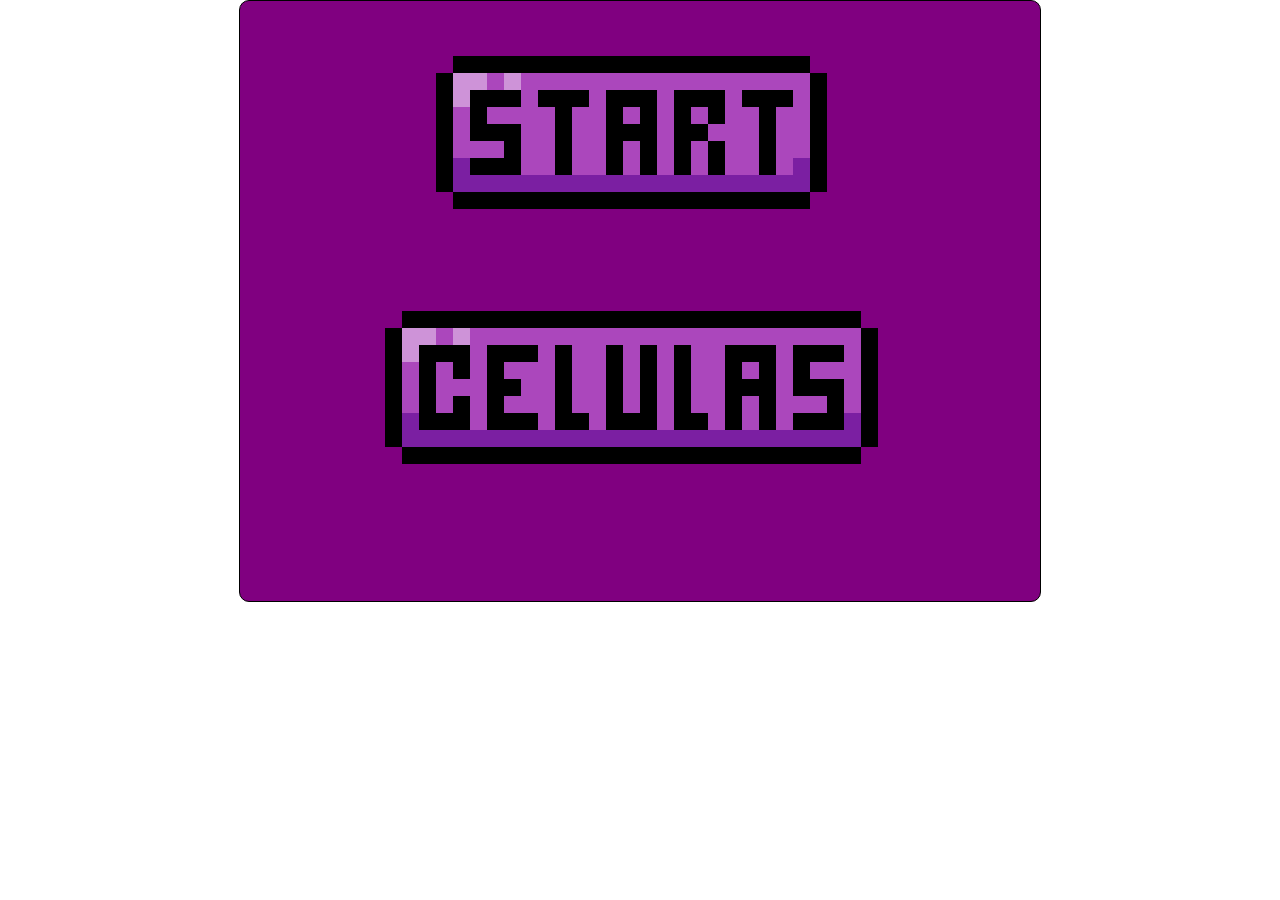
<file: index.html>
<!DOCTYPE html>
<html lang="en">
<head>
    <meta charset="UTF-8">
    <meta name="viewport" content="width=device-width, initial-scale=1.0">
    <title>Cancer</title>
    <link rel="stylesheet" href="./style.css">
    <script src="./menu.js"></script>
    <script src="./movement.js"></script>
</head>
<body>
<div class="limits" id="back">

    <div class="center" id="START">
  <img src="./assets/START.png" alt="START" onclick="begin()">

 <a href="./Cells.html"><img src="./assets/CELLS.png" alt="CELLS" id="cellButton"></a>
    </div>
    <div id="Game">
        <div id="Character"></div> 
        <div id="Enemy1" class="Enemy1"> </div>
        <div id="Enemy2"></div>
        <div id="floor"></div>
        <div id="Attack" ></div>
    </div>
    
</div>


</body>
</html>
</file>
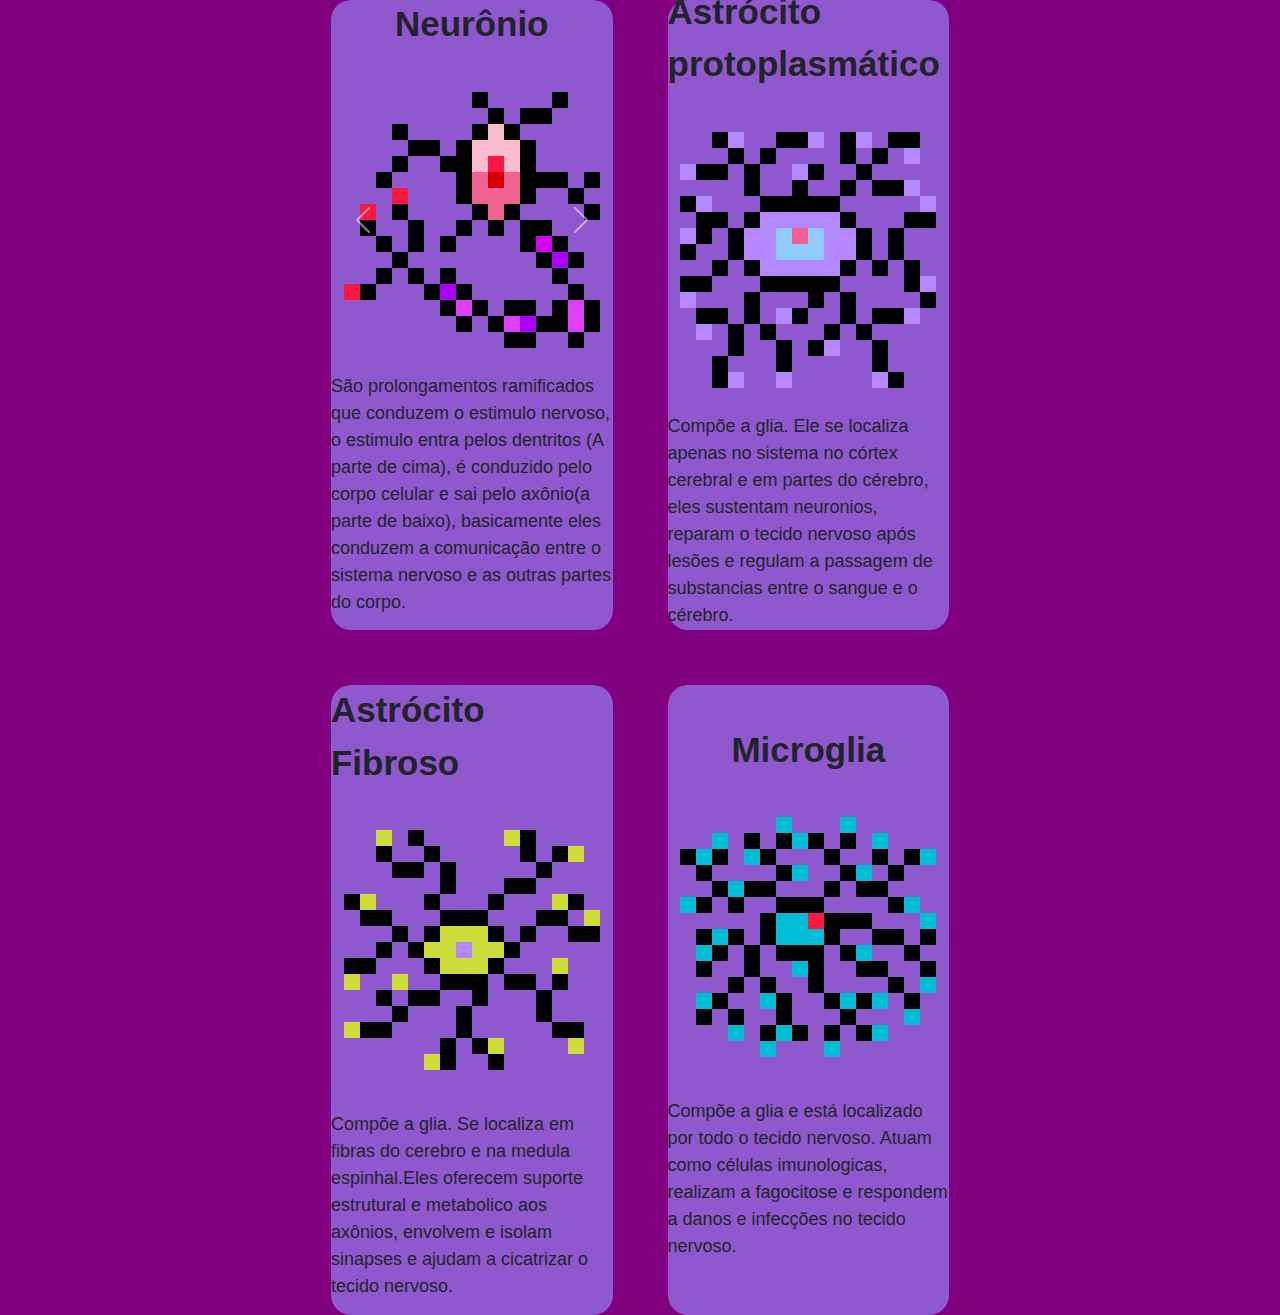
<file: Cells.html>
<!DOCTYPE html>
<html lang="en">
<head>
    <meta charset="UTF-8">
    <meta name="viewport" content="width=device-width, initial-scale=1.0">
    <title>Celulas</title>
    <link rel="stylesheet" href="./style.css">
    <link href="https://cdn.jsdelivr.net/npm/bootstrap@5.3.3/dist/css/bootstrap.min.css" rel="stylesheet" integrity="sha384-QWTKZyjpPEjISv5WaRU9OFeRpok6YctnYmDr5pNlyT2bRjXh0JMhjY6hW+ALEwIH" crossorigin="anonymous">
</head>
<body id="cells_main">
        <div class="cell_row">
                <div class="img_btn">
                    <p><b>Neurônio</b></p>
                    <div id="carouselExample" class="carousel slide">
                        <div class="carousel-inner">
                          <div class="carousel-item active">
                            <img src="./assets/neuronio2.gif" class="d-block w-100" alt="">
                          </div>
                          <div class="carousel-item">
                            <img src="./assets/neuronio-game.png" class="d-block w-100" alt="">
                          </div>
                        </div>
                        <button class="carousel-control-prev" type="button" data-bs-target="#carouselExample" data-bs-slide="prev">
                          <span class="carousel-control-prev-icon" aria-hidden="true"></span>
                          <span class="visually-hidden">Previous</span>
                        </button>
                        <button class="carousel-control-next" type="button" data-bs-target="#carouselExample" data-bs-slide="next">
                          <span class="carousel-control-next-icon" aria-hidden="true"></span>
                          <span class="visually-hidden">Next</span>
                        </button>
                      </div>
                    <p  style="font-size:large;">São prolongamentos ramificados que conduzem o estimulo nervoso, o estimulo entra pelos dentritos (A parte de cima), é conduzido pelo corpo celular e sai pelo axônio(a parte de baixo), basicamente eles conduzem a comunicação entre o sistema nervoso e as outras partes do corpo.</p>
                </div>
            <div class="img_btn">
                <p><b>Astrócito protoplasmático</b></p>
                <img src="./assets/glia1.png" alt="" class="img">
                <p style="font-size:large;">Compõe a glia. Ele se localiza apenas no sistema no córtex cerebral e em partes do cérebro, eles sustentam neuronios, reparam o tecido nervoso após lesões e regulam a passagem de substancias entre o sangue e o cérebro.</p>
            </div>
        </div>

        <div class="cell_row">
            <div class="img_btn">
                <p><b>Astrócito Fibroso</b></p>
                <img src="./assets/glia_verde.gif" alt="" class="img">
                <p  style="font-size:large;">Compõe a glia. Se localiza em fibras do cerebro e na medula espinhal.Eles oferecem suporte estrutural e metabolico aos axônios, envolvem e isolam sinapses e ajudam a cicatrizar o tecido nervoso.</p>
            </div>
            <div class="img_btn">
                <p><b>Microglia</b></p>
                <img src="./assets/microglia.png" alt="" class="img">
                <p  style="font-size:large;">Compõe a glia e está localizado por todo o tecido nervoso. Atuam como células imunologicas, realizam a fagocitose e respondem a danos e infecções no tecido nervoso.</p>
            </div>
        </div>
      
    
        <script src="https://cdn.jsdelivr.net/npm/@popperjs/core@2.11.8/dist/umd/popper.min.js" integrity="sha384-oBqDVmMz4fnFO9iIE7+K6b4aId3GzZ8+U4EXbA2YkB/JjtQ75g2rZBsl62Ad3gZjS" crossorigin="anonymous"></script>
    <script src="https://cdn.jsdelivr.net/npm/bootstrap@5.3.3/dist/js/bootstrap.min.js" integrity="sha384-0zUOa3X27m23f8QK7uDfBIZjPoeH9vhNYh57Z99pDlIkv3Y5eAqTR+OGoU7eg0zN" crossorigin="anonymous"></script>

</body>
</html>
</file>
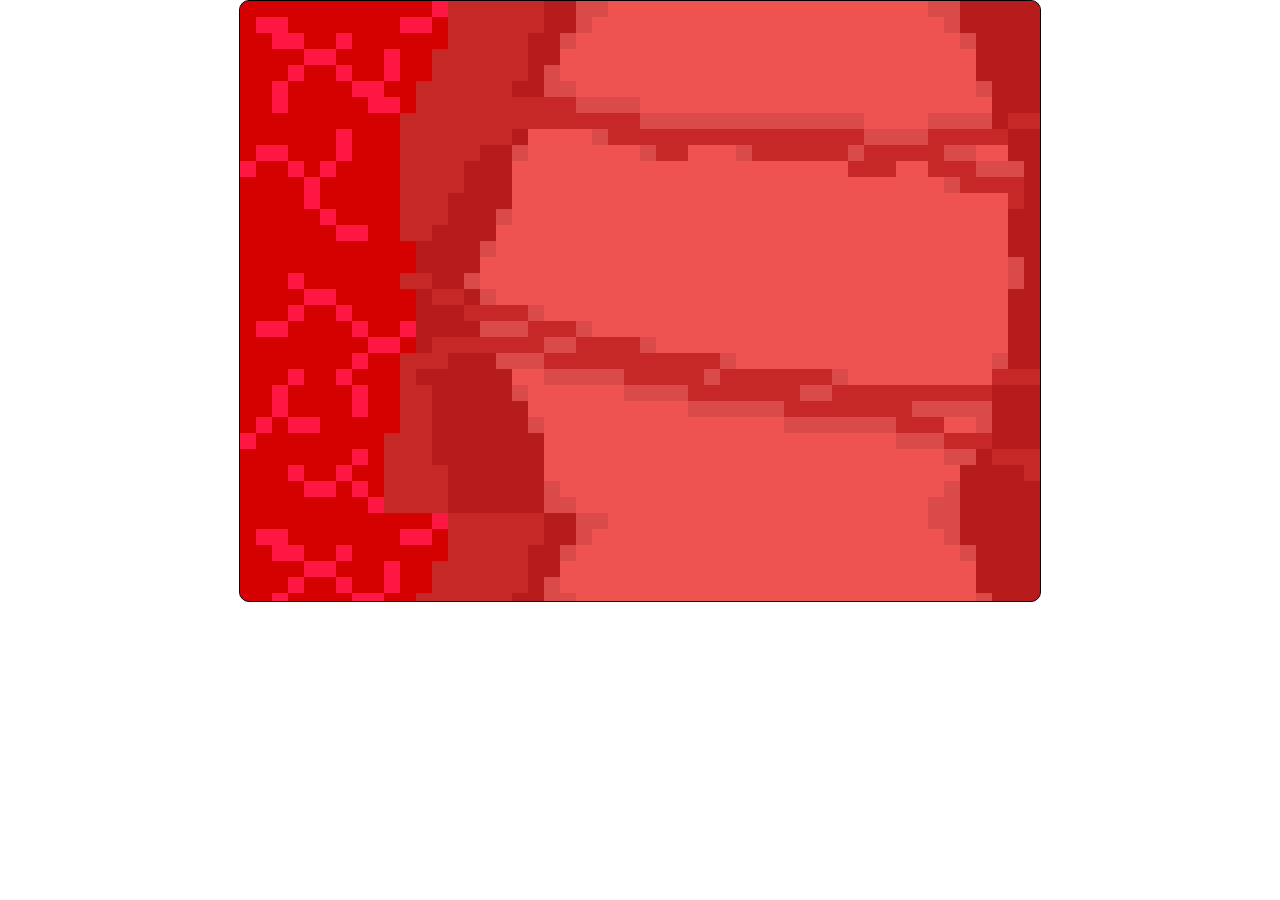
<file: Game.html>
<!DOCTYPE html>
<html lang="en">
<head>
    <meta charset="UTF-8">
    <meta name="viewport" content="width=device-width, initial-scale=1.0">
    <title>Cancer</title>
    <link rel="stylesheet" href="./style.css">
    <script src="./movement.js"></script>
</head>
<body>
    <div class="limits" id="Game">
        <div class="background"></div>
        <div id="Character" class="Character"></div> 
        <div id="Enemy1" class="Enemy1"> </div>
        <div id="Enemy2"></div>
    </div>
    
</body>
</html>
</file>
<file: style.css>
*{
    font-family: "Cabin", sans-serif;
    font-optical-sizing: auto;
    font-weight: 400;
    font-style: normal;
    font-variation-settings:
      "wdth" 100;
    margin: 0;
}

.limits{
    width: 800px;
    height: 600px;
    margin: auto;
    border: 1px solid black;
    display: flex;
    justify-content: center;
    align-items: center;
    text-align: center;
    background-color: purple;
    border-radius: 10px;
    margin-top: 20px;
    margin: 0 auto;
    overflow: hidden; 
    position: relative;
}

.center{
    display: flex;
    flex-direction: column;
    align-items: center;
    justify-content: center;
    margin-left: auto;
    margin-right: auto;
    margin-bottom: 10px;
    height: 100vh;
}

.background{
    width: 100%;
    height: 100%;
    background-image: url('./assets/LVL1.png');
}


body{
    display: flex;
    align-items: center;
}
.fora{
    display: none;
}
.sla{
    display: none;
    width: 150px;
    height: 150px;
    overflow: hidden;
    border: 2px solid;
    border-radius: 8px;
    border-radius: 10px;
}

.sla img{
    width: 100%;
    height: 100%;
    object-fit: cover;
}

.img_btn{
    display: flex;
    flex-direction: column;
    justify-content: center;
    align-items: center;
    gap: 25px;
    background-color: rgb(144, 88, 207);
    width: 22vw;
    height: 70vh;
    border-radius: 20px;
}

.cell_row{
    display: flex;
    flex-direction: row;
    justify-content: center;
    gap: 55px;
    width: 110vw;
}

#cells_main{
    display: flex;
    flex-direction: column;
    justify-content: center;
    gap: 55px;
    background-color: purple;
}

.carousel-item img{
    width: 300px;
}

.img_btn p{
    font-size: 35px;
}

a{
    text-decoration: none;
}

#Character{
    display: none;
    width: 80px;
    height: 80px;
    position: absolute;
    background-position: bottom;
    background-image: url('./assets/cancer_parado.gif');
    background-size: cover;
    bottom: 0;
}

.Enemy1{
    display: none;
    width: 85px;
    height: 85px;
    position: absolute;
    bottom: 0;
    background-image: url('./assets/neuronio-game.png');
    background-size: cover;

}

#floor{
   display: none;
   bottom: 0; 
   width: 100%;
   height: 10px;
   position: absolute;
   background-image: url('./assets/pixil-frame-0.png');
    right: 0;
}

#Attack{
    display: none;
    width: 80px;
    height: 80px;
    position: absolute;
    bottom: 0;
    background-image: url('./assets/attack.gif');
    background-size: cover;
}
</file>
